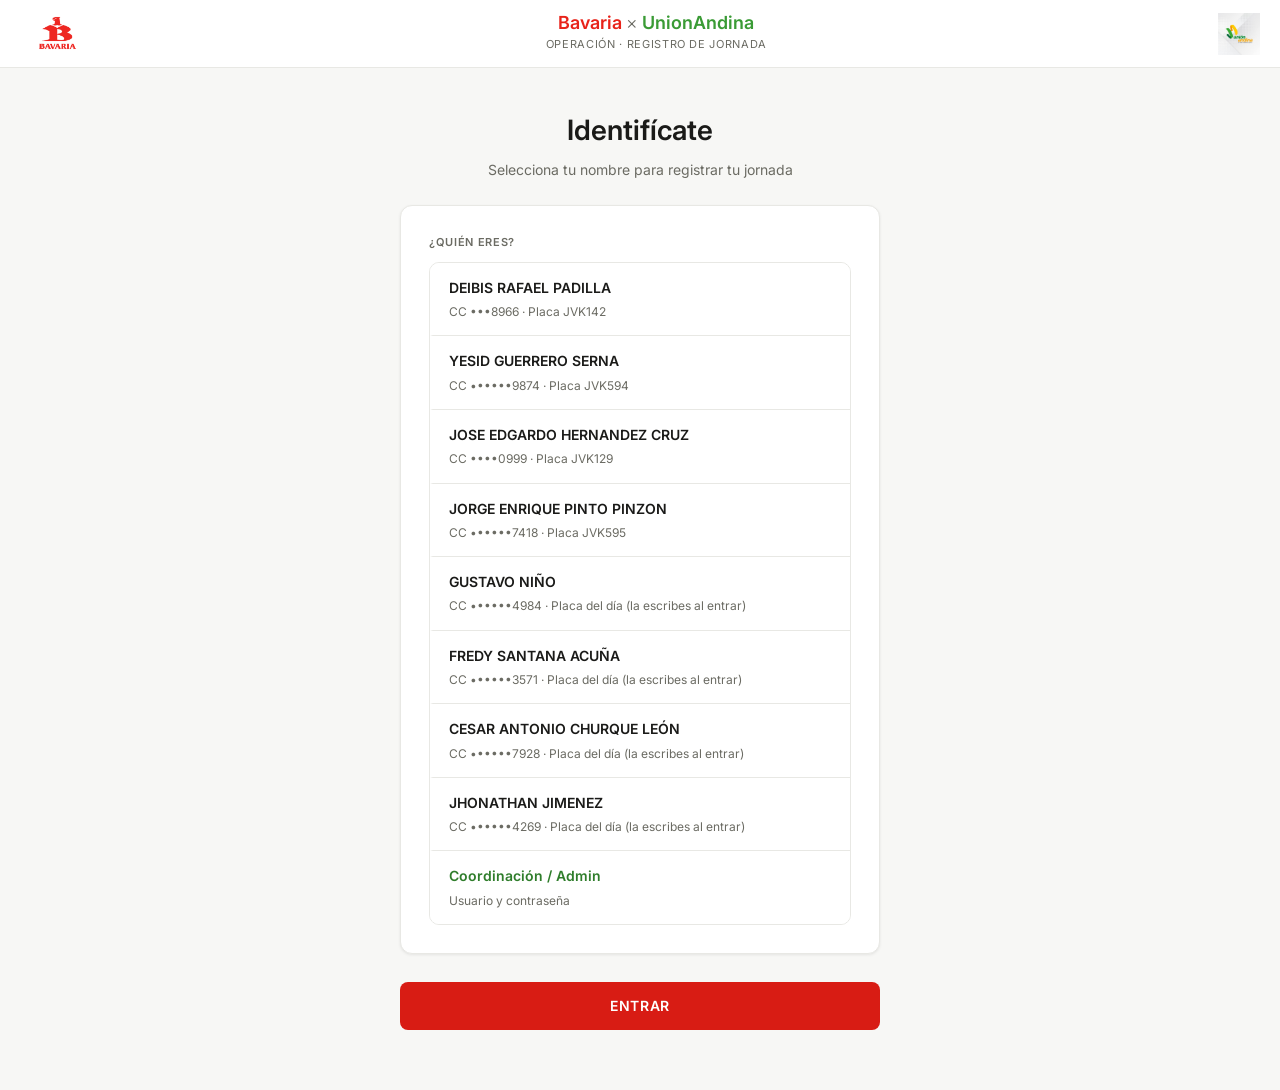
<file: index.html>
<!DOCTYPE html>
<html lang="es">
<head>
<meta charset="UTF-8">
<meta name="viewport" content="width=device-width, initial-scale=1.0">
<meta name="format-detection" content="telephone=no">
<title>BavariaxUnionAndina — Registro de Jornada</title>
<link rel="stylesheet" href="style.css">
</head>
<body>

<!-- ═══════ TOPBAR ═══════ -->
<div class="topbar">

  <!-- Logo Bavaria izquierda -->
  <div class="topbar-logo-left">
    <img src="images/BavariaImagen.png" alt="Bavaria" style="height:42px;width:auto;">
  </div>

  <!-- Centro: BavariaxUnionAndina -->
  <div class="topbar-center">
    <span class="topbar-marca-text">
      <span class="marca-bavaria">Bavaria</span><span class="marca-x">×</span><span class="marca-ua">UnionAndina</span>
    </span>
    <span class="topbar-marca-sub">Operación · Registro de Jornada</span>
  </div>

  <!-- Logo Unión Andina derecha -->
  <div class="topbar-logo-right">
    <img src="images/UnionAndina_images.jpg" alt="Unión Andina" style="height:42px;width:auto;">
  </div>

  <!-- Tabs (se muestran tras login) -->
  <div class="tabs" id="tabs-nav" style="display:none;">
    <button class="tab-btn activo" id="tab-conductor">Conductor</button>
    <button class="tab-btn" id="tab-panel" style="display:none;">Panel</button>
    <button class="tab-btn" id="tab-salir" style="color:var(--dark-mid);">Salir</button>
  </div>

</div><!-- /topbar -->


<!-- ═══════ VISTA LOGIN ═══════ -->
<div id="vista-login" class="vista activa">

  <div class="vista-header">
    <div class="titulo-conductor">Identifícate</div>
    <div class="sub-conductor">Selecciona tu nombre para registrar tu jornada</div>
  </div>

  <div class="inner">
    <div class="form-card">
      <label class="form-lbl">¿Quién eres?</label>
      <div class="chip-grupo" id="chips-identidad">

        <!-- Los chips de conductores se generan dinámicamente en Logica.js
             (renderChipsConductores), leyendo localStorage['bxua_conductores']
             para reflejar altas/bajas hechas desde el panel de admin, y se
             insertan siempre antes de este chip fijo de Admin. -->
        <div class="chip-opcion" data-rol="admin" data-val="ADMIN">
          Coordinación / Admin
          <div class="chip-sub">Usuario y contraseña</div>
        </div>

      </div><!-- /chips-identidad -->

      <div id="admin-clave-box" style="display:none;margin-top:16px;">
        <label class="form-lbl" for="admin-usuario">Usuario</label>
        <input type="text" class="admin-login-input" id="admin-usuario" placeholder="Usuario" autocomplete="username">
        <label class="form-lbl" for="admin-clave" style="margin-top:14px;">Contraseña</label>
        <input type="password" class="admin-login-input" id="admin-clave" placeholder="Contraseña" autocomplete="current-password">
        <div class="gps-err" id="login-err" style="display:none;"></div>
      </div>
    </div><!-- /form-card -->

    <button class="btn-enviar" id="btn-login">Entrar</button>
  </div>

</div><!-- /vista-login -->


<!-- ═══════ VISTA CONDUCTOR ═══════ -->
<div id="vista-conductor" class="vista">
  <div class="vista-header">
    <div class="titulo-conductor">Registro de jornada</div>
    <div class="sub-conductor">Confirma tu ubicación en cada parada importante</div>
  </div>
  <div class="inner">
    <div class="form-card">
      <label class="form-lbl">Conductor</label>
      <div id="conductor-fijo"></div>

      <label class="form-lbl">Vehículo</label>
      <div id="placa-fija"></div>
      <!-- Solo para el conductor de relevo (sin placa fija, ver CONDUCTORES_DEFAULT
           en Logica.js): entrarConSesion() alterna entre este bloque y placa-fija. -->
      <div id="placa-relevo-box" style="display:none;">
        <input type="text" class="admin-login-input" id="placa-relevo-input"
          placeholder="Placa de hoy, ej: JVK595" maxlength="10" autocomplete="off"
          autocapitalize="characters" autocorrect="off" spellcheck="false" inputmode="text">
        <div class="gps-err" id="placa-relevo-err">Formato de placa inválido. Debe ser carro (3 letras y 3 números, ej: JVK595), moto (3 letras, 2 números y 1 letra, ej: ABC12D) o remolque (R o S y 5 números, ej: R12345).</div>
        <div class="placa-aviso" id="placa-relevo-aviso"></div>
        <!-- Solo visible con ?debug=1 en la URL (ver mostrarDebugPlaca en Logica.js) -->
        <div class="placa-debug" id="placa-relevo-debug" style="display:none;"></div>
      </div>

      <label class="form-lbl">Tipo de registro</label>
      <div class="chip-grupo" id="chips-tipo" style="margin-bottom:18px;">
        <div class="chip-opcion" data-val="Inicio jornada">Inicio jornada</div>
        <div class="chip-opcion" data-val="Llegada a parada">Llegada a parada</div>
        <div class="chip-opcion" data-val="Salida de parada">Salida de parada</div>
        <div class="chip-opcion" data-val="Fin jornada">Fin jornada</div>
        <div class="chip-opcion" data-val="Entrada taller">Entrada taller</div>
        <div class="chip-opcion" data-val="Salida taller">Salida taller</div>
      </div>

      <label class="form-lbl">Ubicación (GPS)</label>
      <div class="gps-box">
        <div class="gps-icono">📍</div>
        <div class="gps-estado" id="gps-estado">Toca el botón para capturar tu ubicación</div>
        <div class="gps-coords" id="gps-coords"></div>
        <div class="gps-err" id="gps-err"></div>
        <button class="gps-btn" id="btn-gps">Capturar ubicación</button>
      </div>

      <label class="form-lbl" for="nota">Nota / lugar (obligatorio)</label>
      <textarea class="form-textarea" id="nota"
        placeholder="Ej: Llegada a puerto, contenedor MSNU2867900 — Cartagena"></textarea>

      <div id="novedad-box" style="display:none;margin-top:18px;">
        <label class="form-lbl" id="novedad-label" for="novedad">Novedad del día (opcional)</label>
        <textarea class="form-textarea" id="novedad"
          placeholder="Ej: llanta pinchada, cliente no estaba, tráfico en vía Sibaté..."></textarea>
      </div>
    </div>

    <button class="btn-enviar" id="btn-enviar">Confirmar registro</button>

    <div class="confirmacion" id="confirmacion">
      <div class="confirmacion-icono">✓</div>
      <div class="confirmacion-txt">Registro guardado</div>
      <div class="confirmacion-sub" id="confirmacion-detalle"></div>
    </div>
  </div>
</div>


<!-- ═══════ VISTA PANEL ═══════ -->
<div id="vista-panel" class="vista">
  <div class="vista-header">
    <div class="titulo-conductor">Panel de Coordinación</div>
    <div class="sub-conductor">Registros de jornada — conductores activos</div>
  </div>
  <div class="inner panel-inner">
    <div class="panel-hd">
      <div class="panel-titulo">Registros de hoy</div>
      <div style="display:flex;gap:10px;align-items:center;flex-wrap:wrap;">
        <div class="estado-conexion"><div class="dot-conexion"></div>Este dispositivo</div>
        <div class="panel-fecha" id="panel-fecha"></div>
        <button class="btn-refrescar" id="btn-refrescar">Actualizar</button>
        <button class="btn-limpiar" id="btn-limpiar">Borrar todos</button>
      </div>
    </div>

    <div class="aviso-local" id="aviso-local">
      <strong>Nota:</strong> esta versión guarda los registros en este navegador/dispositivo (modo local de prueba).
      Cuando conectemos Google Apps Script, esto cambiará a un panel centralizado en vivo.
    </div>

    <div class="resumen-grid">
      <div class="resumen-card rc-1">
        <div class="resumen-lbl">Registros hoy</div>
        <div class="resumen-val naranja" id="r-total">0</div>
      </div>
      <div class="resumen-card rc-2">
        <div class="resumen-lbl">Con GPS</div>
        <div class="resumen-val verde" id="r-gps">0</div>
      </div>
      <div class="resumen-card rc-3">
        <div class="resumen-lbl">Sin GPS</div>
        <div class="resumen-val rojo" id="r-sin-gps">0</div>
      </div>
      <div class="resumen-card rc-4">
        <div class="resumen-lbl">Conductores activos</div>
        <div class="resumen-val" id="r-conductores">0</div>
      </div>
    </div>

    <div class="filtro-row" id="filtros"></div>
    <div class="reg-lista" id="reg-lista"></div>
  </div>
</div>

<script src="Logica.js"></script>
</body>
</html>
</file>
<file: style.css>
@import url('https://fonts.googleapis.com/css2?family=Inter:wght@300;400;500;600;700;800&family=IBM+Plex+Mono:wght@400;600&display=swap');

:root {
  /* Marca — hex exacto de marca, para bordes/texto/acentos/íconos */
  --bav-red:      #E8231A;
  --ua-green:     #3A9B35;
  --ua-yellow:    #F5A800;

  /* Variantes ligeramente más oscuras, solo para texto blanco ENCIMA
     de estos colores (botones/badges rellenos) — el hex de marca puro
     no cumple contraste AA (4.5:1) con texto blanco encima. */
  --bav-red-btn:       #D81C14;
  --bav-red-btn-dark:  #B81A12;
  --ua-green-btn:      #2F7D2B;
  --ua-green-btn-dark: #2A7226;
  --ua-yellow-dk:      #946006;

  --bav-red-bg:   #FFF5F5;
  --ua-green-bg:  #EAF6EA;
  --ua-yellow-bg: #FFF8E6;

  /* Neutros */
  --dark:            #1A1A18;  /* texto principal + fondo de elementos "oscuros" (fila seleccionada, badges) */
  --dark-mid:        #6B6B63;  /* texto secundario (alias de --ink-light, mismo tono) */
  --ink-light:       #6B6B63;  /* texto secundario */
  --border:          #E8E8E4; /* borde sutil */
  --page-bg:         #FFFFFF; /* fondo principal de la página */
  --bg-secondary:    #F7F7F5; /* fondo secundario / campos hundidos */
  --white:           #FFFFFF; /* fondo de cards */

  /* Semánticos de estado (confirmaciones, errores, GPS) */
  --s-green:      #0E7C4A;
  --s-green-bg:   #E6F5EE;
  --s-red:        #C0392B;
  --s-red-bg:     #FDEDEC;
  --s-amber:      #B45309;
  --s-amber-bg:   #FEF3C7;
  --s-blue:       #1C4E80;

  --shadow-sm:    0 1px 3px rgba(0,0,0,.08);
  --shadow-md:    0 2px 8px rgba(0,0,0,.10);
  --shadow-card:  0 4px 24px rgba(0,0,0,.08);
}

*, *::before, *::after { box-sizing: border-box; margin: 0; padding: 0; }

body {
  background: var(--page-bg);
  color: var(--dark);
  font-family: 'Inter', sans-serif;
  font-size: 14px;
  font-weight: 400;
  line-height: 1.6;
  min-height: 100vh;
  -webkit-font-smoothing: antialiased;
}

/* ═══════════════════════════════════
   TOPBAR
═══════════════════════════════════ */
.topbar {
  background: var(--white);
  display: grid;
  grid-template-columns: auto 1fr auto;
  align-items: center;
  height: 68px;
  padding: 0 20px;
  position: sticky;
  top: 0;
  z-index: 100;
  border-bottom: 1px solid var(--border);
}

.topbar-logo-left,
.topbar-logo-right { display: flex; align-items: center; }

.topbar-center {
  display: flex;
  flex-direction: column;
  align-items: center;
  justify-content: center;
  gap: 2px;
}
.topbar-marca-text {
  font-family: 'Inter', sans-serif;
  font-size: 18px;
  font-weight: 600;
  letter-spacing: 0;
  line-height: 1;
}
.marca-bavaria { color: var(--bav-red); }
.marca-x       { color: var(--dark-mid); font-weight: 300; margin: 0 4px; }
.marca-ua      { color: var(--ua-green); }
.topbar-marca-sub {
  font-family: 'Inter', sans-serif;
  font-size: 11px;
  letter-spacing: .06em;
  text-transform: uppercase;
  color: var(--dark-mid);
  margin-top: 2px;
}

.tabs { display: flex; align-items: center; gap: 2px; margin-left: 16px; }
.tab-btn {
  padding: 8px 14px; background: transparent; color: var(--dark-mid);
  border: none; font-family: 'Inter', sans-serif; font-size: 11px; font-weight: 600;
  letter-spacing: .06em; text-transform: uppercase; cursor: pointer;
  border-bottom: 2px solid transparent; transition: color .15s, border-color .15s;
}
.tab-btn.activo { color: var(--dark); font-weight: 700; border-bottom-color: var(--bav-red); }
.tab-btn:hover:not(.activo) { color: var(--dark); }

/* ═══════════════════════════════════
   VISTAS
═══════════════════════════════════ */
.vista        { display: none; }
.vista.activa  { display: block; }
#vista-login.activa { display: flex; flex-direction: column; align-items: center; justify-content: center; }



/* ═══════════════════════════════════
   VISTA LOGIN
═══════════════════════════════════ */
#vista-login {
  min-height: calc(100vh - 68px);
  /* display manejado por .vista / .vista.activa */
  background: var(--bg-secondary);
  flex-direction: column;
  align-items: center;
  justify-content: center;
  padding: 40px 20px 60px;
}

/* Encabezado login */
#vista-login .vista-header {
  text-align: center;
  padding: 0 0 24px;
}
#vista-login .titulo-conductor {
  font-size: 28px;
  font-weight: 600;
  color: var(--dark);
  margin-bottom: 6px;
  letter-spacing: 0;
}
#vista-login .sub-conductor {
  font-size: 14px;
  color: var(--dark-mid);
  line-height: 1.6;
}
#vista-login .vista-header::after { content: none; }

/* Card del formulario */
#vista-login .inner {
  width: 100%;
  max-width: 480px;
  padding: 0;
}
#vista-login .form-card {
  background: var(--white);
  border: 1px solid var(--border);
  border-radius: 12px;
  padding: 28px;
  box-shadow: var(--shadow-sm);
}

/* Botón entrar */
#vista-login .btn-enviar {
  background: var(--bav-red-btn);
  border-radius: 8px;
  margin-top: 12px;
}
#vista-login .btn-enviar:hover { background: var(--bav-red-btn-dark); }

/* ═══════════════════════════════════
   ENCABEZADO vistas normales
═══════════════════════════════════ */
.vista-header {
  text-align: center;
  padding: 40px 20px 20px;
}
.titulo-conductor {
  font-size: 24px;
  font-weight: 600;
  color: var(--dark);
  letter-spacing: 0;
  margin-bottom: 6px;
}
.sub-conductor { font-size: 14px; color: var(--dark-mid); line-height: 1.6; }
.vista-header::after { content: none; }

/* ═══════════════════════════════════
   INNER — centrado
═══════════════════════════════════ */
.inner {
  max-width: 520px;
  margin: 0 auto;
  padding: 32px 24px 80px;
}

/* ═══════════════════════════════════
   FORM CARD
═══════════════════════════════════ */
.form-card {
  background: var(--white);
  border: 1px solid var(--border);
  border-radius: 12px;
  padding: 28px;
  margin-bottom: 16px;
  box-shadow: var(--shadow-sm);
}
.form-lbl {
  font-size: 11px; letter-spacing: .06em; text-transform: uppercase;
  color: var(--dark-mid); font-weight: 600; margin-bottom: 10px; display: block;
}
.form-textarea {
  width: 100%; padding: 12px 14px;
  border: 1px solid var(--border); border-radius: 8px;
  background: var(--bg-secondary); font-family: 'Inter', sans-serif;
  font-size: 13px; color: var(--dark); outline: none;
  resize: vertical; min-height: 72px; transition: border-color .15s, background .15s;
}
.form-textarea:focus { border-color: var(--bav-red); background: var(--white); }

#conductor-fijo, #placa-fija {
  background: var(--bg-secondary); border: 1px solid var(--border);
  border-radius: 8px; padding: 12px 14px; margin-bottom: 18px;
  font-weight: 600; font-size: 14px;
}
#placa-fija {
  font-family: 'IBM Plex Mono', monospace; font-size: 15px;
  letter-spacing: .08em; color: var(--bav-red-btn);
}
#placa-relevo-box { margin-bottom: 18px; }
#placa-relevo-input {
  font-family: 'IBM Plex Mono', monospace; font-size: 15px; letter-spacing: .08em;
  text-transform: uppercase;
}
#placa-relevo-err { margin-top: 6px; }

/* ═══════════════════════════════════
   CHIPS IDENTIDAD — lista de conductores (filas limpias)
═══════════════════════════════════ */
.chip-grupo { display: flex; flex-wrap: wrap; gap: 10px; }

#chips-identidad {
  flex-direction: column; gap: 0;
  border: 1px solid var(--border); border-radius: 10px;
  overflow: hidden;
}
#chips-identidad .chip-opcion {
  width: 100%; padding: 14px 16px;
  border: none; border-bottom: 1px solid var(--border);
  border-left: 3px solid transparent;
  border-radius: 0; background: var(--white);
  font-size: 14px; font-weight: 600; cursor: pointer;
  display: flex; flex-direction: column; transition: background .12s, border-color .12s;
}
#chips-identidad .chip-opcion:last-child { border-bottom: none; }
#chips-identidad .chip-opcion:hover {
  background: var(--bg-secondary);
}
#chips-identidad .chip-opcion.sel {
  background: var(--bav-red-bg); border-left-color: var(--bav-red);
  color: var(--dark);
}
#chips-identidad .chip-opcion.sel .chip-sub { color: var(--dark-mid); }

#chips-identidad .chip-opcion[data-rol="admin"] { color: var(--ua-green-btn); }
#chips-identidad .chip-opcion[data-rol="admin"]:hover {
  background: var(--ua-green-bg);
}
#chips-identidad .chip-opcion[data-rol="admin"].sel {
  background: var(--ua-green-bg); border-left-color: var(--ua-green);
  color: var(--dark);
}

#chips-tipo .chip-opcion {
  padding: 9px 18px; border: 1px solid var(--border); border-radius: 20px;
  background: var(--white); font-size: 13px; font-weight: 600; cursor: pointer;
  color: var(--dark-mid); transition: all .12s;
}
#chips-tipo .chip-opcion:hover { border-color: var(--bav-red); color: var(--bav-red); }
#chips-tipo .chip-opcion.sel { background: var(--bav-red-btn); border-color: var(--bav-red-btn); color: white; }

.chip-sub { font-size: 12px; color: var(--dark-mid); margin-top: 3px; font-weight: 400; }

#admin-clave-box { margin-top: 16px; }
.admin-login-input {
  width: 100%; padding: 12px 14px; border: 1px solid var(--border);
  border-radius: 8px; background: var(--bg-secondary); font-family: 'Inter', sans-serif;
  font-size: 13px; color: var(--dark); outline: none; height: 46px; transition: border-color .15s;
}
.admin-login-input:focus { border-color: var(--bav-red); background: var(--white); }
#login-err { margin-top: 6px; font-size: 12px; color: var(--s-red); display: none; }

/* ═══════════════════════════════════
   GPS BOX
═══════════════════════════════════ */
.gps-box {
  border: 1px solid var(--border); border-radius: 10px; background: var(--bg-secondary);
  padding: 22px 16px; display: flex; flex-direction: column;
  align-items: center; gap: 10px; text-align: center; margin-bottom: 18px;
}
.gps-icono { font-size: 30px; }
.gps-estado { font-size: 13px; color: var(--dark-mid); }
.gps-coords {
  font-family: 'IBM Plex Mono', monospace; font-size: 11px; color: var(--s-green);
  display: none; background: var(--s-green-bg); padding: 5px 12px; border-radius: 5px;
}
.gps-coords.vis { display: block; }
.gps-err { font-size: 12px; color: var(--s-red); display: none; }
.gps-err.vis { display: block; }
.placa-aviso { font-size: 12px; color: var(--s-amber); margin-top: 6px; display: none; }
.placa-aviso.vis { display: block; }
.placa-debug {
  font-family: 'IBM Plex Mono', monospace; font-size: 11px; color: var(--s-blue);
  background: var(--bg-secondary); border: 1px solid var(--border);
  border-radius: 5px; padding: 5px 10px; margin-top: 6px; word-break: break-all;
}
.gps-btn {
  padding: 11px 26px; background: var(--ua-green-btn); color: white; border: none;
  border-radius: 8px; font-family: 'Inter', sans-serif; font-size: 12px;
  font-weight: 600; letter-spacing: .06em; text-transform: uppercase;
  cursor: pointer; transition: background .15s;
}
.gps-btn:hover { background: var(--ua-green-btn-dark); }
.gps-btn:disabled { background: var(--border); color: var(--dark-mid); cursor: wait; }

/* ═══════════════════════════════════
   BOTÓN PRINCIPAL
═══════════════════════════════════ */
.btn-enviar {
  width: 100%; height: 48px; padding: 0; background: var(--bav-red-btn); color: white;
  border: none; border-radius: 8px; font-family: 'Inter', sans-serif;
  font-size: 14px; font-weight: 600; letter-spacing: .04em; text-transform: uppercase;
  cursor: pointer; margin-top: 4px;
  transition: background .15s;
}
.btn-enviar:hover { background: var(--bav-red-btn-dark); }
.btn-enviar:active { background: var(--bav-red-btn-dark); }
.btn-enviar:disabled { background: var(--border); color: var(--dark-mid); cursor: not-allowed; }

/* ═══════════════════════════════════
   CONFIRMACIÓN
═══════════════════════════════════ */
.confirmacion {
  display: none; background: var(--s-green-bg); border: 1px solid #A7D7BC;
  border-radius: 10px;
  padding: 22px; text-align: center; margin-top: 16px;
}
.confirmacion.vis { display: block; }
.confirmacion-icono { font-size: 32px; margin-bottom: 8px; }
.confirmacion-txt { color: var(--s-green); font-weight: 600; font-size: 15px; }
.confirmacion-sub { color: var(--dark-mid); font-size: 12px; margin-top: 4px; }

/* ═══════════════════════════════════
   VISTA PANEL
═══════════════════════════════════ */
.panel-inner { max-width: 1120px !important; padding: 28px 24px 80px !important; }
.panel-hd {
  display: flex; justify-content: space-between; align-items: center;
  margin-bottom: 22px; flex-wrap: wrap; gap: 12px;
}
.panel-titulo { font-size: 18px; font-weight: 600; letter-spacing: 0; }
.panel-fecha {
  font-family: 'IBM Plex Mono', monospace; font-size: 11px; color: var(--dark-mid);
  background: var(--bg-secondary); border: 1px solid var(--border);
  border-radius: 6px; padding: 4px 10px;
}
.aviso-local {
  background: var(--ua-yellow-bg); border: 1px solid #FDE68A;
  border-radius: 8px;
  padding: 12px 16px; font-size: 12px; color: var(--s-amber); margin-bottom: 22px;
}

.resumen-grid {
  display: grid; grid-template-columns: repeat(4, 1fr);
  gap: 12px; margin-bottom: 26px;
}
.resumen-card {
  background: var(--white); border: 1px solid var(--border);
  border-radius: 10px; padding: 18px 16px 14px;
  box-shadow: var(--shadow-sm); position: relative; overflow: hidden;
}
.resumen-card::before {
  content: ''; position: absolute; top: 0; left: 0; right: 0; height: 3px;
  border-radius: 10px 10px 0 0;
}
.rc-1::before { background: var(--bav-red); }
.rc-2::before { background: var(--ua-green); }
.rc-3::before { background: var(--ua-yellow); }
.rc-4::before { background: var(--dark); }

.resumen-lbl { font-size: 11px; letter-spacing: .06em; text-transform: uppercase; color: var(--dark-mid); font-weight: 600; margin-bottom: 8px; }
.resumen-val { font-family: 'IBM Plex Mono', monospace; font-size: 28px; font-weight: 600; font-variant-numeric: tabular-nums; }
.resumen-val.verde   { color: var(--ua-green-btn); }
.resumen-val.rojo    { color: var(--bav-red-btn); }
.resumen-val.naranja { color: var(--ua-yellow-dk); }

.filtro-row { display: flex; gap: 8px; margin-bottom: 16px; flex-wrap: wrap; }
.filtro-btn {
  padding: 7px 16px; background: var(--bg-secondary); border: 1px solid var(--border);
  border-radius: 20px; font-size: 11px; font-weight: 600; cursor: pointer;
  color: var(--dark-mid); transition: all .12s;
}
.filtro-btn:hover { border-color: var(--bav-red); color: var(--bav-red); }
.filtro-btn.activo { background: var(--bav-red-btn); color: white; border-color: var(--bav-red-btn); }

.reg-lista { display: flex; flex-direction: column; gap: 10px; }
.reg-card {
  background: var(--white); border: 1px solid var(--border);
  border-radius: 10px; padding: 14px 18px;
  display: grid; grid-template-columns: 80px 150px 1fr 90px;
  gap: 16px; align-items: center;
  box-shadow: var(--shadow-sm); transition: box-shadow .15s;
}
.reg-card:hover { box-shadow: var(--shadow-md); }

.reg-hora { font-family: 'IBM Plex Mono', monospace; font-size: 14px; font-weight: 600; color: var(--dark); font-variant-numeric: tabular-nums; }
.reg-tipo { font-size: 11px; letter-spacing: .06em; text-transform: uppercase; color: var(--dark-mid); margin-top: 3px; font-weight: 600; }
.reg-conductor { font-weight: 600; font-size: 13px; }
.reg-placa {
  font-family: 'IBM Plex Mono', monospace; font-size: 11px;
  background: var(--dark); color: white;
  padding: 3px 9px; border-radius: 4px;
  display: inline-block; margin-top: 5px; letter-spacing: .06em;
}
.reg-nota { font-size: 13px; color: var(--dark-mid); }
.reg-gps { font-size: 11px; color: var(--dark-mid); margin-top: 3px; }
.reg-gps a { color: var(--s-blue); text-decoration: none; }
.reg-gps a:hover { text-decoration: underline; }
.reg-badge { font-size: 11px; font-weight: 600; padding: 4px 10px; text-align: center; letter-spacing: .04em; text-transform: uppercase; border-radius: 4px; }
.reg-badge.gps     { background: var(--ua-green-bg); color: var(--ua-green-btn); }
.reg-badge.sin-gps { background: var(--s-amber-bg);  color: var(--s-amber); }

.vacio { text-align: center; padding: 60px 20px; color: var(--dark-mid); background: var(--white); border: 1px dashed var(--border); border-radius: 10px; }
.vacio-icono { font-size: 32px; margin-bottom: 12px; opacity: .4; }

.btn-limpiar {
  padding: 7px 14px; background: var(--bg-secondary); color: var(--dark);
  border: 1px solid var(--border); border-radius: 6px;
  font-size: 11px; font-weight: 600; cursor: pointer; letter-spacing: .04em;
  text-transform: uppercase; transition: background .12s;
}
.btn-limpiar:hover { background: var(--bav-red-bg); color: var(--bav-red-btn); border-color: var(--bav-red); }
.btn-refrescar {
  padding: 7px 14px; background: var(--bg-secondary); color: var(--dark);
  border: 1px solid var(--border); border-radius: 6px;
  font-size: 11px; font-weight: 600; cursor: pointer; letter-spacing: .04em;
  text-transform: uppercase; transition: background .12s;
}
.btn-refrescar:hover { background: var(--ua-green-bg); color: var(--ua-green-btn); border-color: var(--ua-green); }

.estado-conexion { font-size: 11px; color: var(--dark-mid); display: flex; align-items: center; gap: 5px; font-weight: 500; }
.dot-conexion { width: 8px; height: 8px; border-radius: 50%; background: var(--ua-green); }

/* ═══════════════════════════════════
   RESPONSIVE MÓVIL
═══════════════════════════════════ */
@media (max-width: 640px) {
  .topbar {
    height: auto; min-height: 60px;
    padding: 10px 14px; gap: 8px;
  }
  .topbar-logo-left  { order: 1; }
  .topbar-center     { order: 2; flex: 1; }
  .topbar-logo-right { order: 3; }
  .tabs { order: 4; width: 100%; padding: 6px 0 2px; border-top: 1px solid var(--border); justify-content: flex-start; margin-top: 4px; }
  .topbar-marca-text { font-size: 13px; }
  .topbar-marca-sub  { font-size: 11px; }

  #vista-login { padding: 28px 16px 50px; justify-content: flex-start; padding-top: 36px; }
  #vista-login .titulo-conductor { font-size: 22px; }

  .inner { padding: 20px 14px 72px; }
  .vista-header { padding: 28px 14px 16px; }
  .titulo-conductor { font-size: 22px; }
  .form-card { padding: 18px 14px; }

  .panel-inner { padding: 18px 14px 72px !important; }
  .resumen-grid { grid-template-columns: repeat(2, 1fr); }
  .reg-card { grid-template-columns: 1fr; gap: 6px; }
  .panel-hd { flex-direction: column; align-items: flex-start; }
}

@media (max-width: 380px) {
  .topbar-marca-text { font-size: 11px; }
}

@media (prefers-reduced-motion: reduce) {
  *, *::before, *::after { transition: none !important; }
}
</file>
